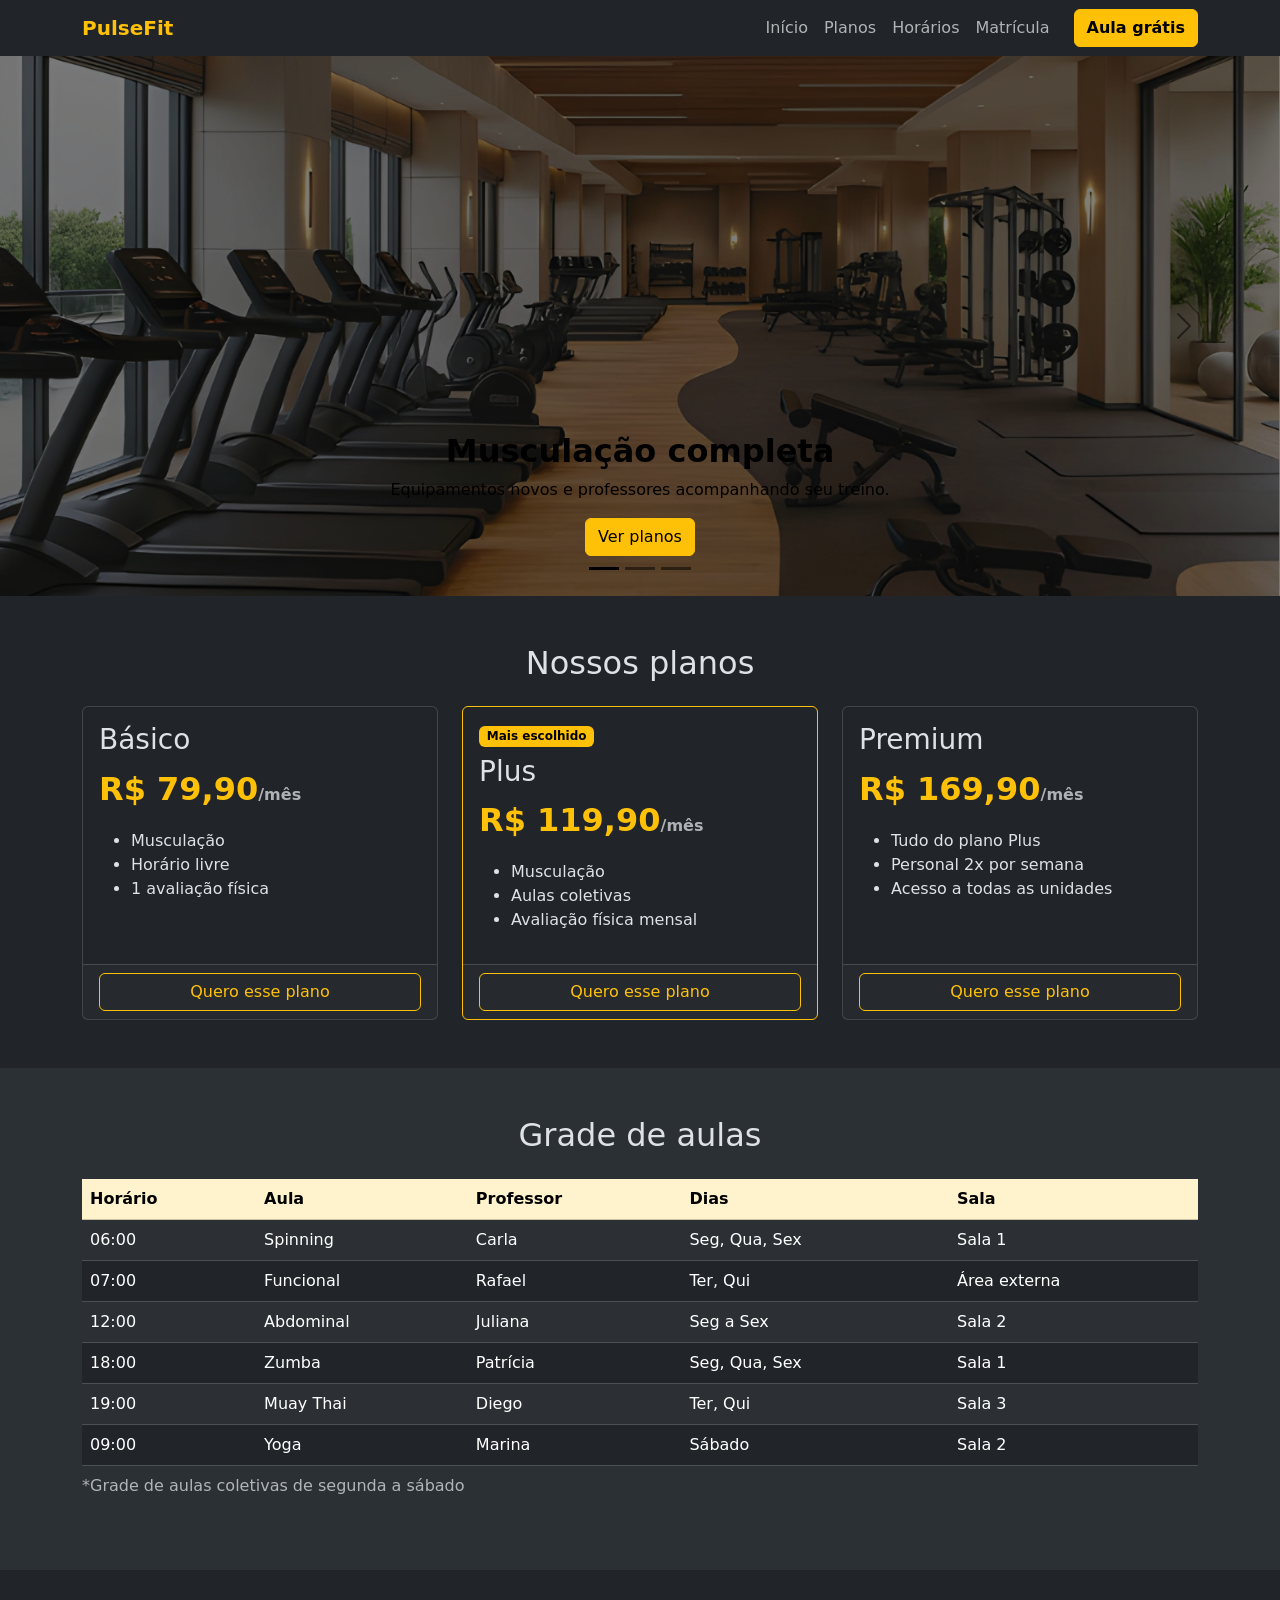
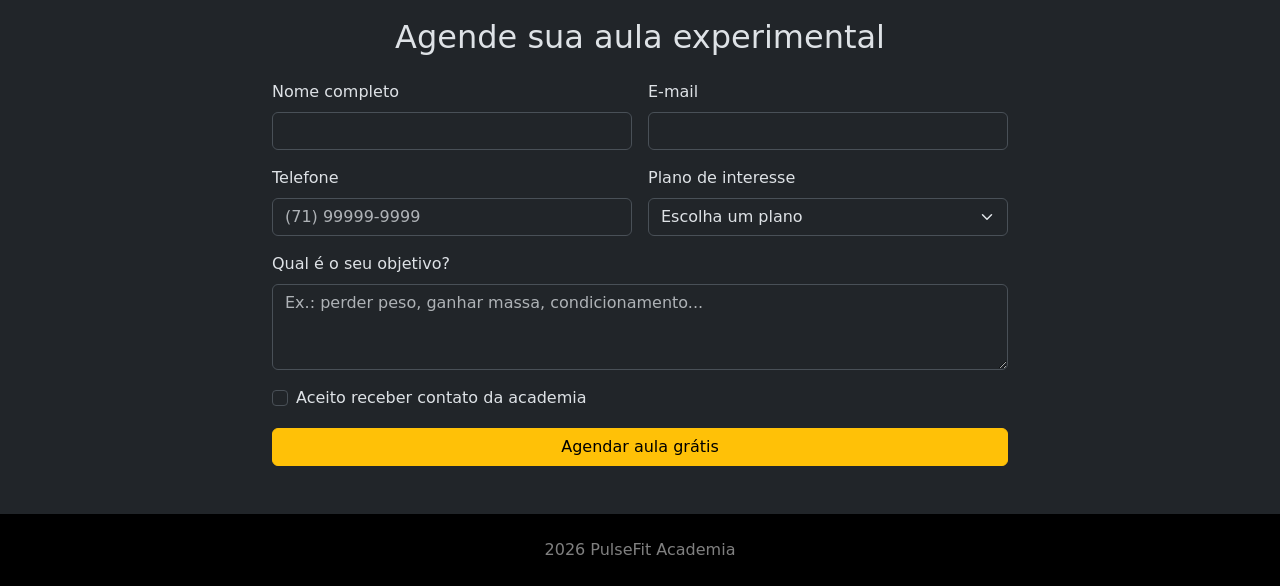
<file: bootstrap/index.html>
<!DOCTYPE html>
<html lang="pt-BR" data-bs-theme="dark">

<head>
    <meta charset="UTF-8">
    <meta name="viewport" content="width=device-width, initial-scale=1.0">
    <title>PulseFit Academia</title>

    <link href="https://cdn.jsdelivr.net/npm/bootstrap@5.3.8/dist/css/bootstrap.min.css" rel="stylesheet">
    <link href="style.css" rel="stylesheet">


</head>

<body>
    <a href="#conteudo" class="visually-hidden-focusable">Pular para o conteúdo</a>

    <header class="sticky-top">
        <nav class="navbar navbar-expand-lg -bottom bbg-black borderorder-warning" aria-label="Menu principal">
            <div class="container">
                <!-- Logo/nome do site -->
                <a class="navbar-brand fw-bold text-warning" href="#inicio">PulseFit</a>

                <!-- Botão 3 listras telefone -->
                <button class="navbar-toggler" type="button" data-bs-toggle="collapse" data-bs-target="#menuPrincipal"
                    aria-controls="menuPrincipal" aria-expanded="false" aria-label="Abrir menu de navegação">
                    <span class="navbar-toggler-icon"></span>
                </button>

                <!-- Conteudo no celular -->
                <div class="collapse navbar-collapse" id="menuPrincipal">
                    <ul class="navbar-nav ms-auto mb-2 mb-lg-0">
                        <li class="nav-item"><a class="nav-link" href="#inicio">Início</a></li>
                        <li class="nav-item"><a class="nav-link" href="#planos">Planos</a></li>
                        <li class="nav-item"><a class="nav-link" href="#horarios">Horários</a></li>
                        <li class="nav-item"><a class="nav-link" href="#matricula">Matrícula</a></li>
                    </ul>
                    <a class="btn btn-warning fw-semibold ms-lg-3 mb-2 mb-lg-0" href="#matricula">Aula grátis</a>
                </div>
            </div>
        </nav>
    </header>

    <main id="conteudo">

        <section id="inicio" aria-label="Destaques da academia">
            <!-- Título principal da página escondido visualmente -->
            <h1 class="visually-hidden">PulseFit Academia</h1>

            <div id="carrosselDestaques" class="carousel slide" data-bs-ride="carousel" data-bs-theme="light">

                <!-- Indicadores (bolinhas) -->
                <div class="carousel-indicators">
                    <button type="button" data-bs-target="#carrosselDestaques" data-bs-slide-to="0" class="active"
                        aria-current="true" aria-label="Slide 1: Musculação"></button>
                    <button type="button" data-bs-target="#carrosselDestaques" data-bs-slide-to="1"
                        aria-label="Slide 2: Aulas coletivas"></button>
                    <button type="button" data-bs-target="#carrosselDestaques" data-bs-slide-to="2"
                        aria-label="Slide 3: Treino funcional"></button>
                </div>

                <!-- Slides -->
                <div class="carousel-inner">
                    <div class="carousel-item active" data-bs-interval="5000">
                        <img src="img/slide1.jpg" class="d-block w-100 carrossel-img"
                            alt="Pessoa treinando com halteres na área de musculação">
                        <div class="carousel-caption">
                            <h2 class="fw-bold">Musculação completa</h2>
                            <p class="d-none d-md-block">Equipamentos novos e professores acompanhando seu treino.</p>
                            <a href="#planos" class="btn btn-warning">Ver planos</a>
                        </div>
                    </div>

                    <div class="carousel-item" data-bs-interval="5000">
                        <img src="img/slide2.jpg" class="d-block w-100 carrossel-img" alt="academia 01">
                        <div class="carousel-caption">
                            <h2 class="fw-bold">Aulas coletivas</h2>
                            <p class="d-none d-md-block">Spinning, dança, yoga e muito mais, todos os dias.</p>
                            <a href="#horarios" class="btn btn-warning">Ver horários</a>
                        </div>
                    </div>

                    <div class="carousel-item" data-bs-interval="5000">
                        <img src="img/slide3.jpg" class="d-block w-100 carrossel-img" alt="academia02">
                        <div class="carousel-caption">
                            <h2 class="fw-bold">Treino funcional</h2>
                            <p class="d-none d-md-block">Ganhe força e condicionamento em treinos dinâmicos.</p>
                            <a href="#matricula" class="btn btn-warning">Aula grátis</a>
                        </div>
                    </div>
                </div>

                <!-- Controles anterior / próximo -->
                <button class="carousel-control-prev" type="button" data-bs-target="#carrosselDestaques"
                    data-bs-slide="prev">
                    <span class="carousel-control-prev-icon" aria-hidden="true"></span>
                    <span class="visually-hidden">Anterior</span>
                </button>
                <button class="carousel-control-next" type="button" data-bs-target="#carrosselDestaques"
                    data-bs-slide="next">
                    <span class="carousel-control-next-icon" aria-hidden="true"></span>
                    <span class="visually-hidden">Próximo</span>
                </button>
            </div>
        </section>

        <section id="planos" class="py-5" aria-labelledby="titulo-planos">
            <div class="container">
                <h2 id="titulo-planos" class="text-center mb-4">Nossos planos</h2>


                <div class="row g-4">

                    <!-- Plano 1 -->
                    <div class="col-12 col-md-6 col-lg-4">
                        <div class="card h-100">
                            <div class="card-body">
                                <h3 class="card-title">Básico</h3>
                                <p class="fs-2 fw-bold text-warning">R$ 79,90<small
                                        class="fs-6 text-body-secondary">/mês</small></p>
                                <ul>
                                    <li>Musculação</li>
                                    <li>Horário livre</li>
                                    <li>1 avaliação física</li>
                                </ul>
                            </div>
                            <div class="card-footer">
                                <button type="button" class="btn btn-outline-warning w-100" data-bs-toggle="modal"
                                    data-bs-target="#modalPlano">Quero esse plano</button>
                            </div>
                        </div>
                    </div>

                    <!-- Plano 2 -->
                    <div class="col-12 col-md-6 col-lg-4">
                        <div class="card h-100 border-warning">
                            <div class="card-body">
                                <span class="badge text-bg-warning mb-2">Mais escolhido</span>
                                <h3 class="card-title">Plus</h3>
                                <p class="fs-2 fw-bold text-warning">R$ 119,90<small
                                        class="fs-6 text-body-secondary">/mês</small></p>
                                <ul>
                                    <li>Musculação</li>
                                    <li>Aulas coletivas</li>
                                    <li>Avaliação física mensal</li>
                                </ul>
                            </div>
                            <div class="card-footer">
                                <button type="button" class="btn btn-outline-warning w-100" data-bs-toggle="modal"
                                    data-bs-target="#modalPlano">Quero esse plano</button>
                            </div>
                        </div>
                    </div>

                    <!-- Plano 3 -->
                    <div class="col-12 col-md-6 col-lg-4">
                        <div class="card h-100">
                            <div class="card-body">
                                <h3 class="card-title">Premium</h3>
                                <p class="fs-2 fw-bold text-warning">R$ 169,90<small
                                        class="fs-6 text-body-secondary">/mês</small></p>
                                <ul>
                                    <li>Tudo do plano Plus</li>
                                    <li>Personal 2x por semana</li>
                                    <li>Acesso a todas as unidades</li>
                                </ul>
                            </div>
                            <div class="card-footer">
                                <button type="button" class="btn btn-outline-warning w-100" data-bs-toggle="modal"
                                    data-bs-target="#modalPlano">Quero esse plano</button>
                            </div>
                        </div>
                    </div>

                </div>

            </div>
        </section>

        <section id="horarios" class="py-5 bg-body-tertiary" aria-labelledby="titulo-horarios">
            <div class="container">
                <h2 id="titulo-horarios" class="text-center mb-4">Grade de aulas</h2>



                <div class="table-responsive">
                    <table class="table table-striped table-hover">
                        <caption>*Grade de aulas coletivas de segunda a sábado</caption>
                        <thead class="table-warning">
                            <tr>
                                <th scope="col">Horário</th>
                                <th scope="col">Aula</th>
                                <th scope="col">Professor</th>
                                <th scope="col">Dias</th>
                                <th scope="col">Sala</th>
                            </tr>
                        </thead>
                        <tbody>
                            <tr>
                                <td>06:00</td>
                                <td>Spinning</td>
                                <td>Carla</td>
                                <td>Seg, Qua, Sex</td>
                                <td>Sala 1</td>
                            </tr>
                            <tr>
                                <td>07:00</td>
                                <td>Funcional</td>
                                <td>Rafael</td>
                                <td>Ter, Qui</td>
                                <td>Área externa</td>
                            </tr>
                            <tr>
                                <td>12:00</td>
                                <td>Abdominal</td>
                                <td>Juliana</td>
                                <td>Seg a Sex</td>
                                <td>Sala 2</td>
                            </tr>
                            <tr>
                                <td>18:00</td>
                                <td>Zumba</td>
                                <td>Patrícia</td>
                                <td>Seg, Qua, Sex</td>
                                <td>Sala 1</td>
                            </tr>
                            <tr>
                                <td>19:00</td>
                                <td>Muay Thai</td>
                                <td>Diego</td>
                                <td>Ter, Qui</td>
                                <td>Sala 3</td>
                            </tr>
                            <tr>
                                <td>09:00</td>
                                <td>Yoga</td>
                                <td>Marina</td>
                                <td>Sábado</td>
                                <td>Sala 2</td>
                            </tr>
                        </tbody>
                    </table>
                </div>

            </div>
        </section>

        <section id="matricula" class="py-5" aria-labelledby="titulo-matricula">
            <div class="container">
                <h2 id="titulo-matricula" class="text-center mb-4">Agende sua aula experimental</h2>


                <div class="row justify-content-center">
                    <div class="col-12 col-lg-8">

                        <form class="row g-3">
                            <div class="col-12 col-md-6">
                                <label for="nome" class="form-label">Nome completo</label>
                                <input type="text" class="form-control" id="nome" name="nome" required minlength="3">
                            </div>

                            <div class="col-12 col-md-6">
                                <label for="email" class="form-label">E-mail</label>
                                <input type="email" class="form-control" id="email" name="email" required>
                            </div>

                            <div class="col-12 col-md-6">
                                <label for="telefone" class="form-label">Telefone</label>
                                <input type="tel" class="form-control" id="telefone" name="telefone"
                                    placeholder="(71) 99999-9999" required>
                            </div>

                            <div class="col-12 col-md-6">
                                <label for="plano" class="form-label">Plano de interesse</label>
                                <select class="form-select" id="plano" name="plano" required>
                                    <option value="">Escolha um plano</option>
                                    <option value="basico">Básico</option>
                                    <option value="plus">Plus</option>
                                    <option value="premium">Premium</option>
                                </select>
                            </div>

                            <div class="col-12">
                                <label for="objetivo" class="form-label">Qual é o seu objetivo?</label>
                                <textarea class="form-control" id="objetivo" name="objetivo" rows="3"
                                    placeholder="Ex.: perder peso, ganhar massa, condicionamento..."></textarea>
                            </div>

                            <div class="col-12">
                                <div class="form-check">
                                    <input class="form-check-input" type="checkbox" id="termos" name="termos" required>
                                    <label class="form-check-label" for="termos">
                                        Aceito receber contato da academia
                                    </label>
                                </div>
                            </div>

                            <div class="col-12">
                                <button type="submit" class="btn btn-warning w-100">Agendar aula grátis</button>
                            </div>
                        </form>

                    </div>
                </div>
            </div>
        </section>
    </main>

    <footer class="bg-black text-white-50 py-4">
        <div class="container text-center">
            <p class="mb-0">2026 PulseFit Academia</p>
        </div>
    </footer>

    <!-- Modal -->
    <div class="modal fade" id="modalPlano" tabindex="-1" aria-labelledby="tituloModalPlano">
        <div class="modal-dialog modal-dialog-centered">
            <div class="modal-content">

                <div class="modal-header">
                    <h2 class="modal-title fs-5" id="tituloModalPlano">Como contratar seu plano</h2>
                    <button type="button" class="btn-close" data-bs-dismiss="modal" aria-label="Fechar"></button>
                </div>

                <div class="modal-body">
                    <p>Ótima escolha! A matrícula é feita em 3 passos simples:</p>
                    <ol>
                        <li>Agende sua aula experimental grátis no formulário da página.</li>
                        <li>Venha conhecer a academia e treinar com um professor.</li>
                        <li>Gostou? Finalize a matrícula na recepção.</li>
                    </ol>
                </div>

                <div class="modal-footer">
                    <button type="button" class="btn btn-secondary" data-bs-dismiss="modal">Fechar</button>
                    <button type="button" class="btn btn-warning" data-bs-dismiss="modal">Entendi</button>
                </div>

            </div>
        </div>
    </div>

    <script src="https://cdn.jsdelivr.net/npm/bootstrap@5.3.8/dist/js/bootstrap.bundle.min.js"></script>

</body>

</html>
</file>
<file: bootstrap/style.css>
html {
  scroll-behavior: smooth;
}


section {
  scroll-margin-top: 70px;
}


.carrossel-img {
  height: 60vh;          /* 60% da altura da tela */
  min-height: 300px;     /* nunca fica baixo demais no celular */
  object-fit: cover;     /* corta as sobras em vez de esticar a foto */
  filter: brightness(0.5); /* escurece a foto para o texto branco ficar visivel */
}
</file>
